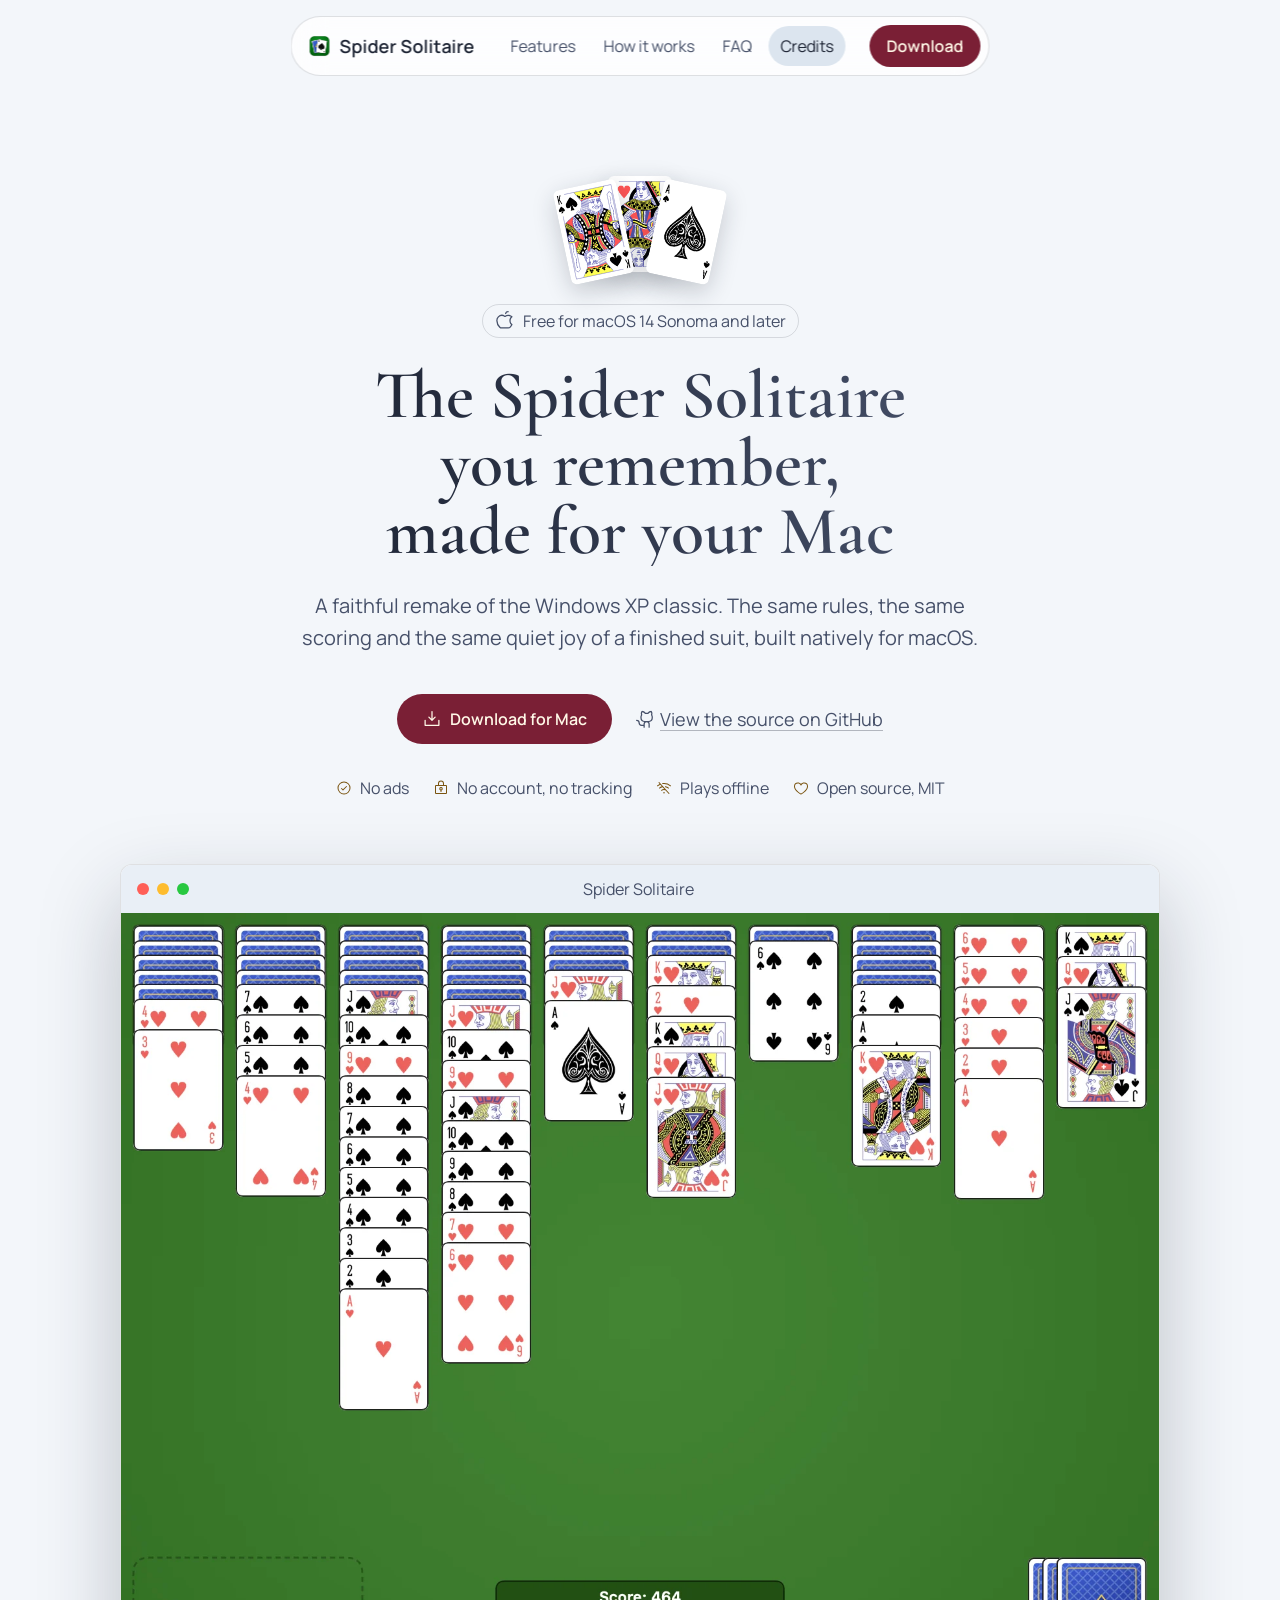
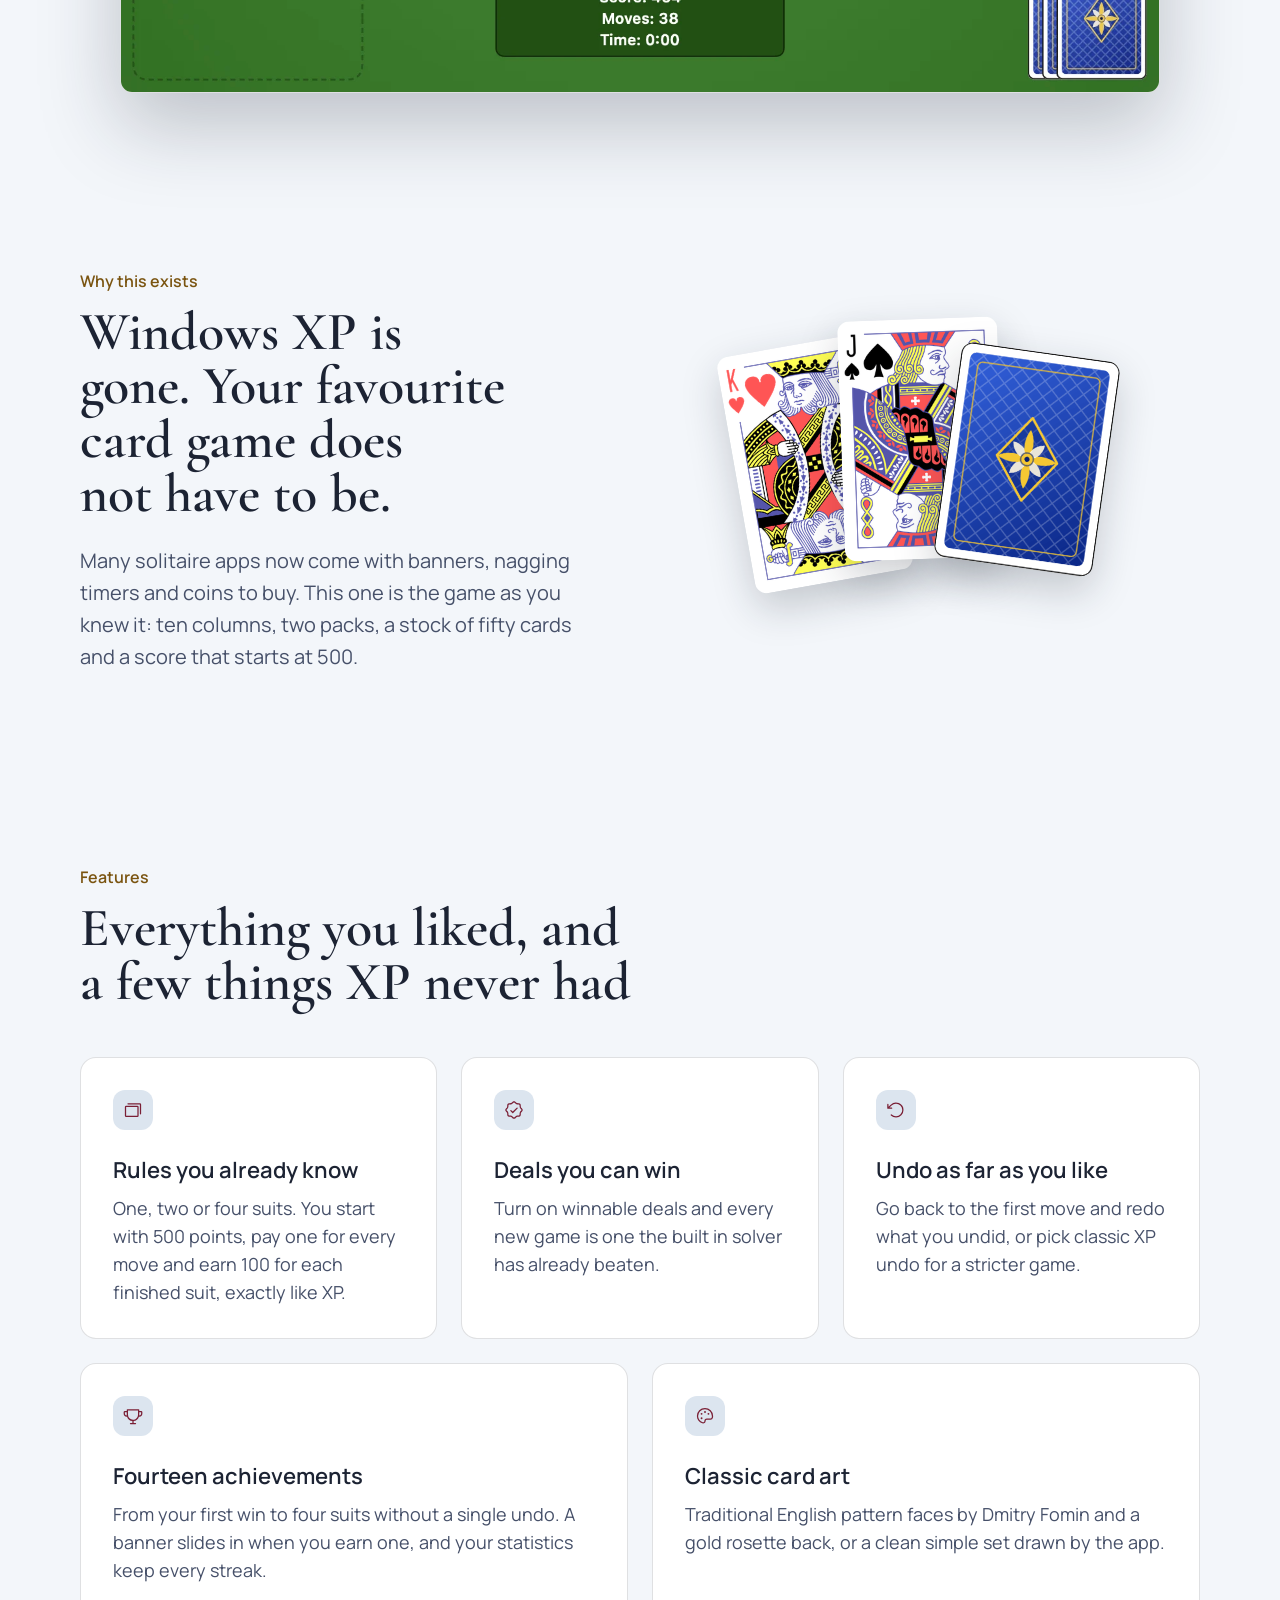
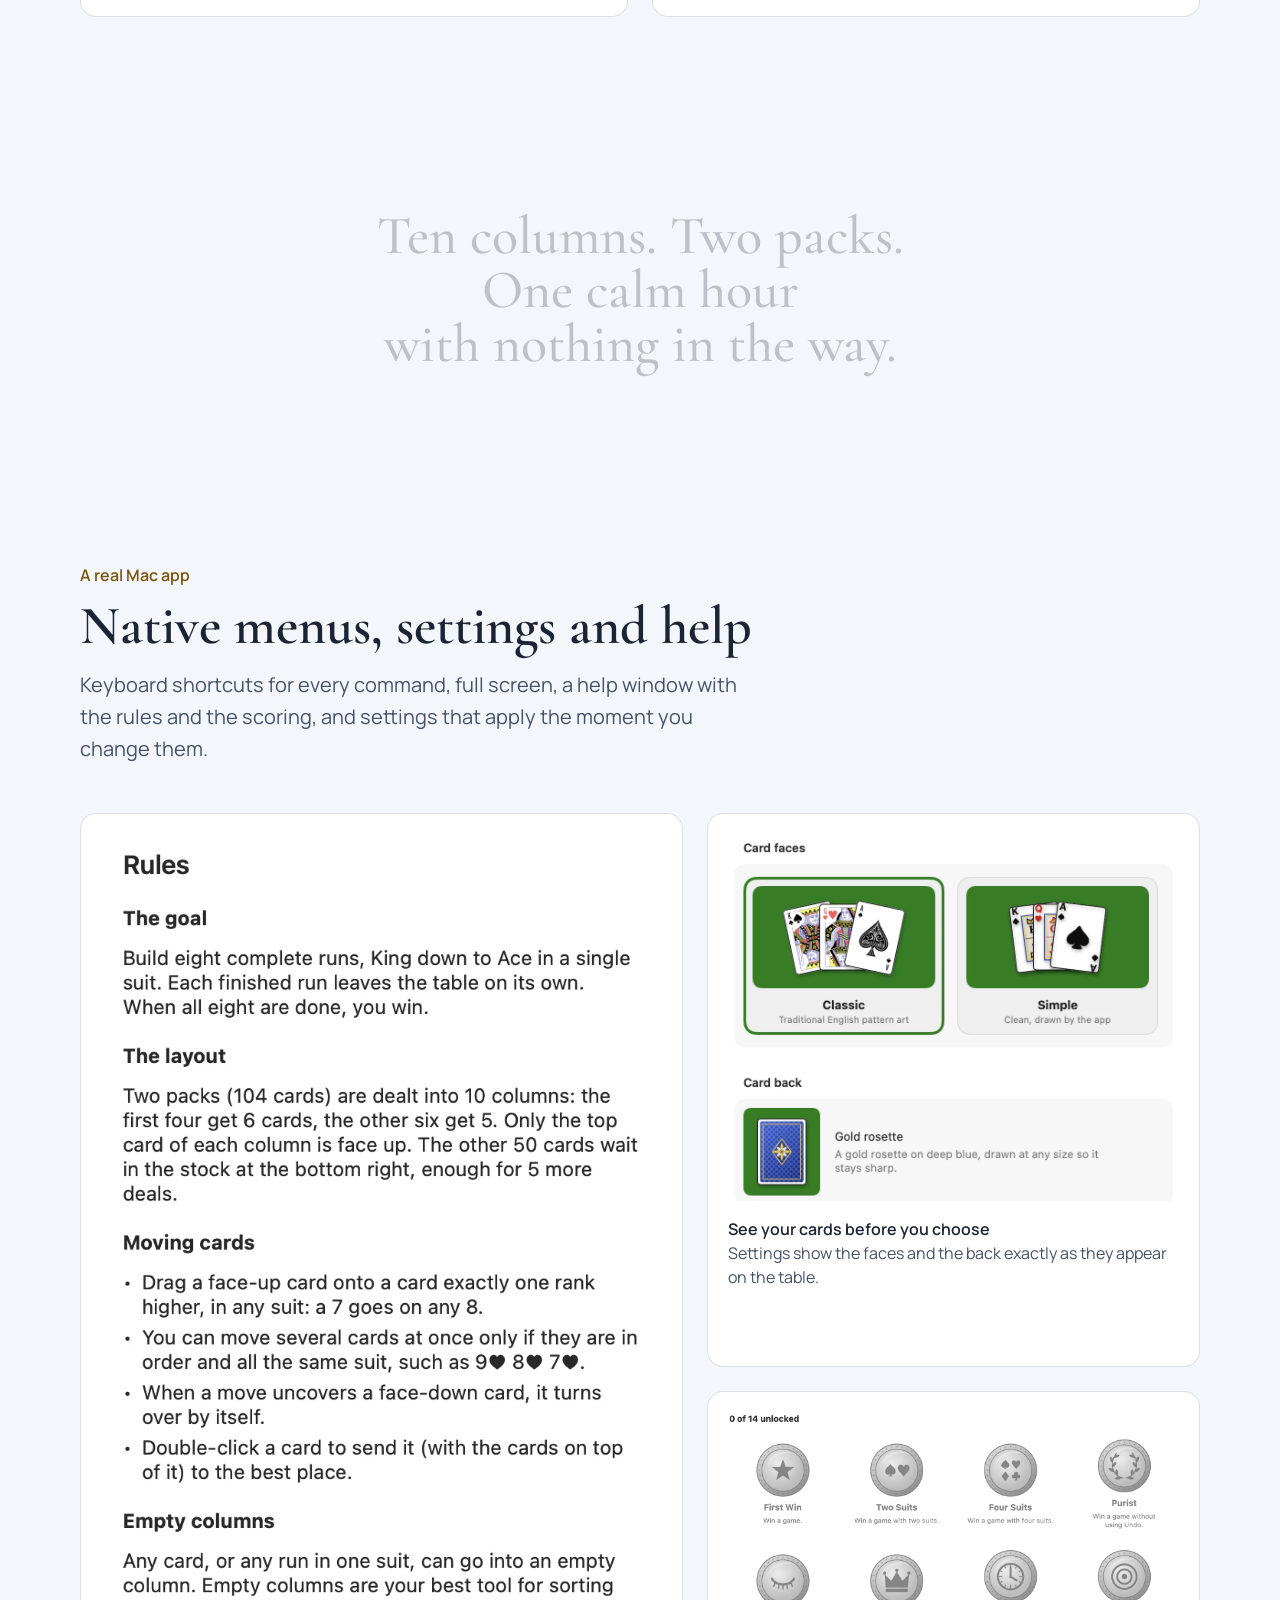
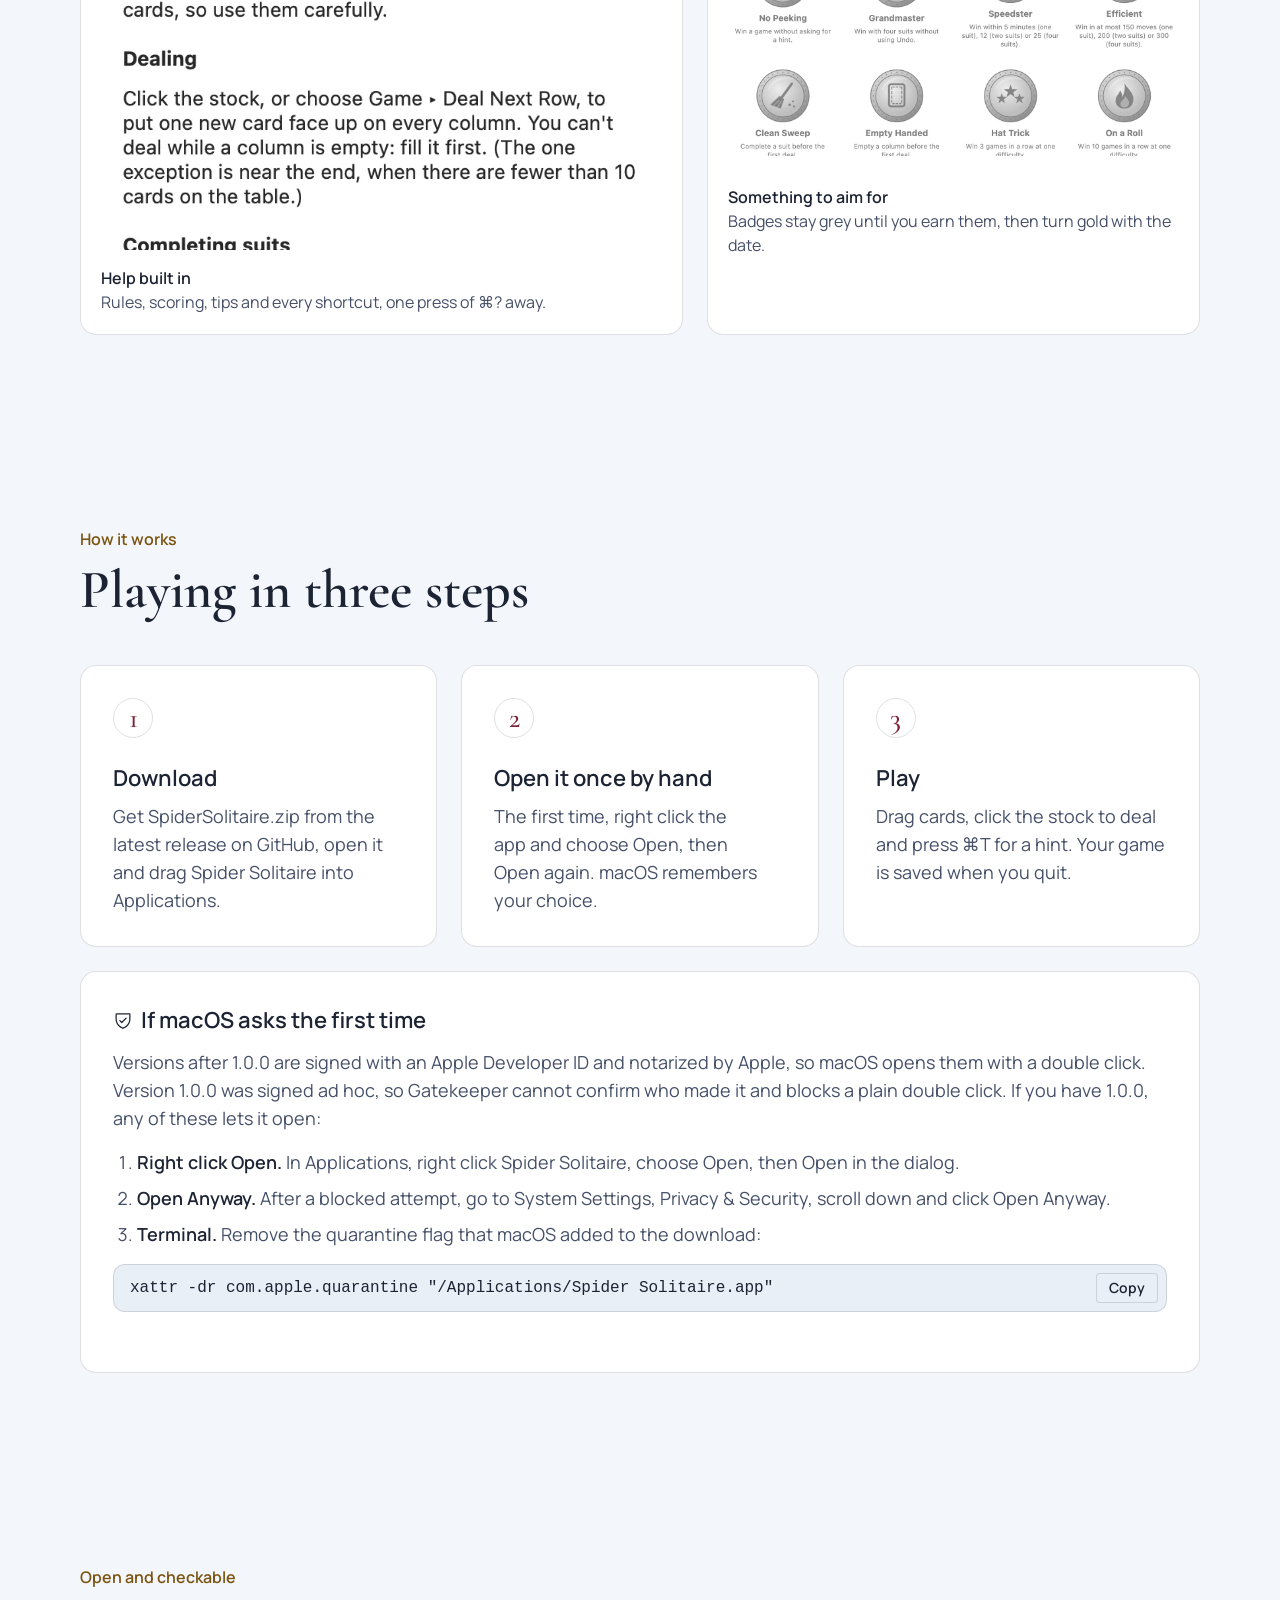
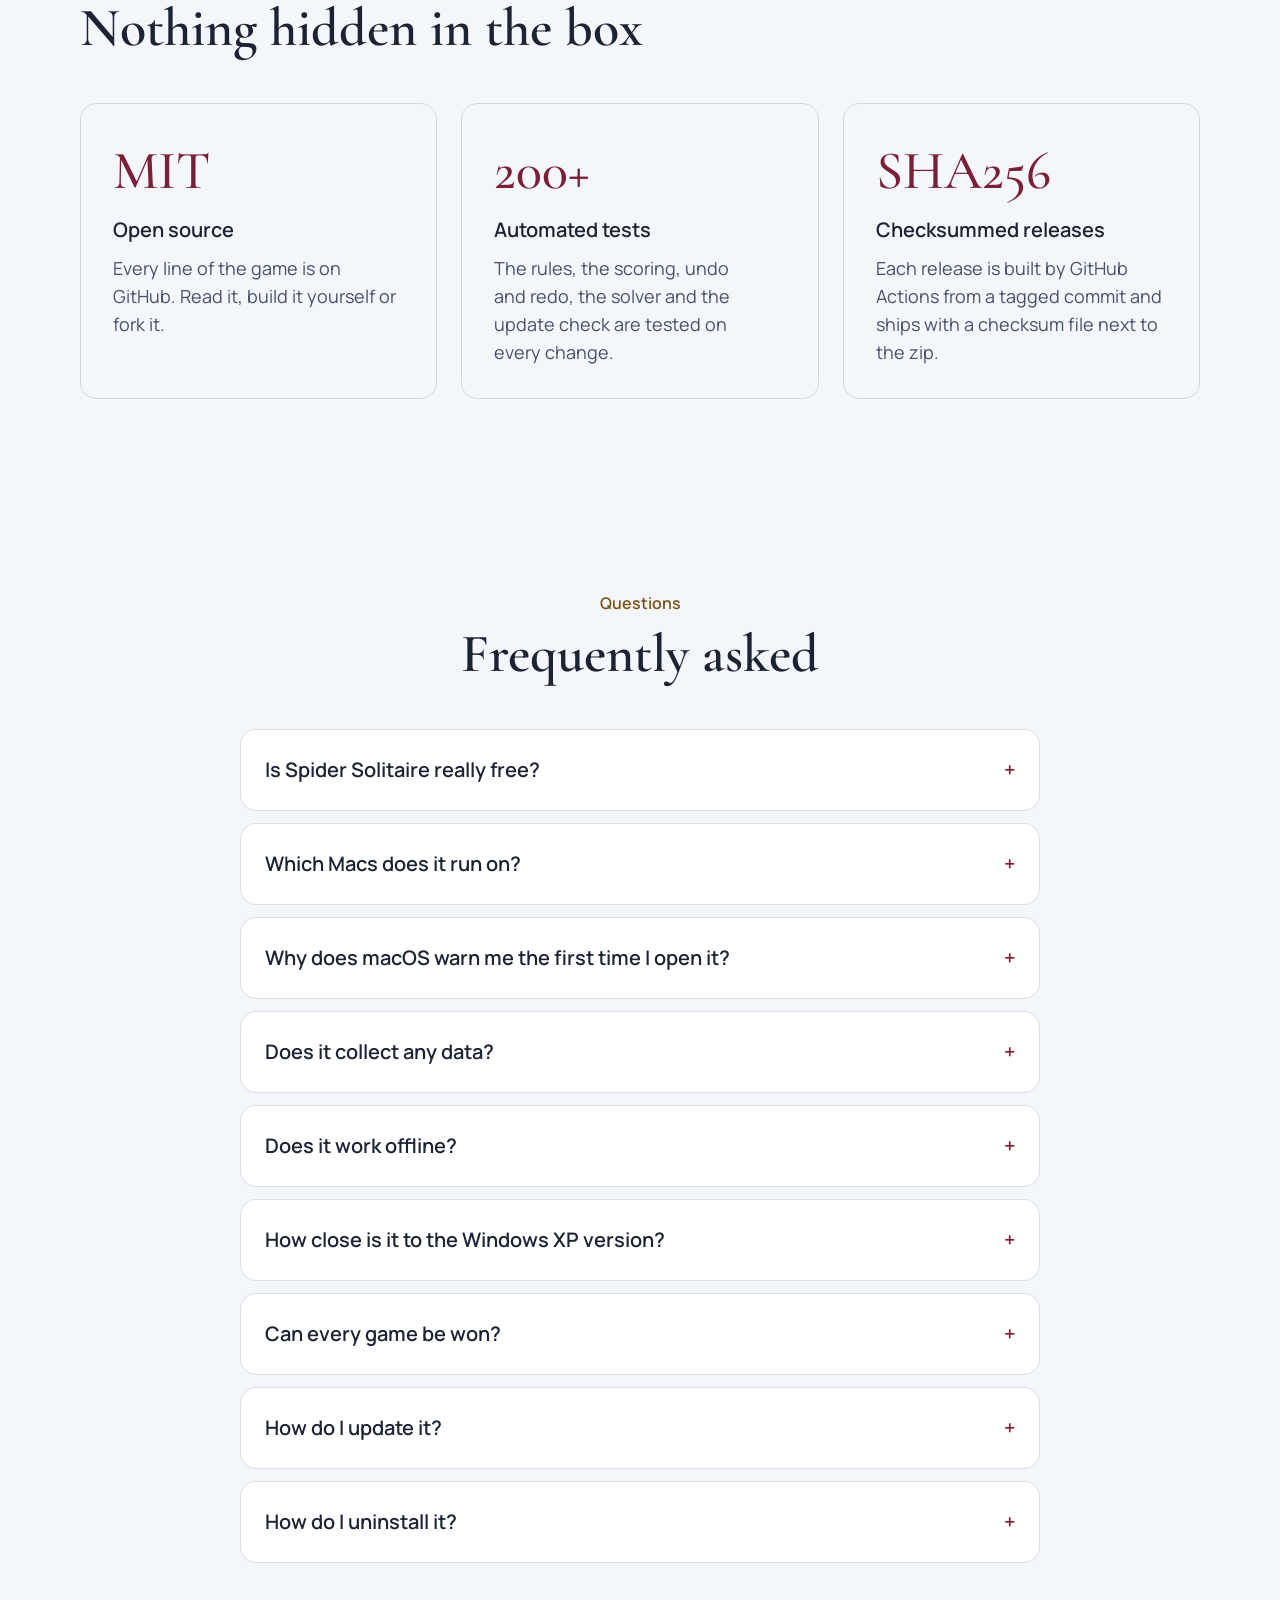
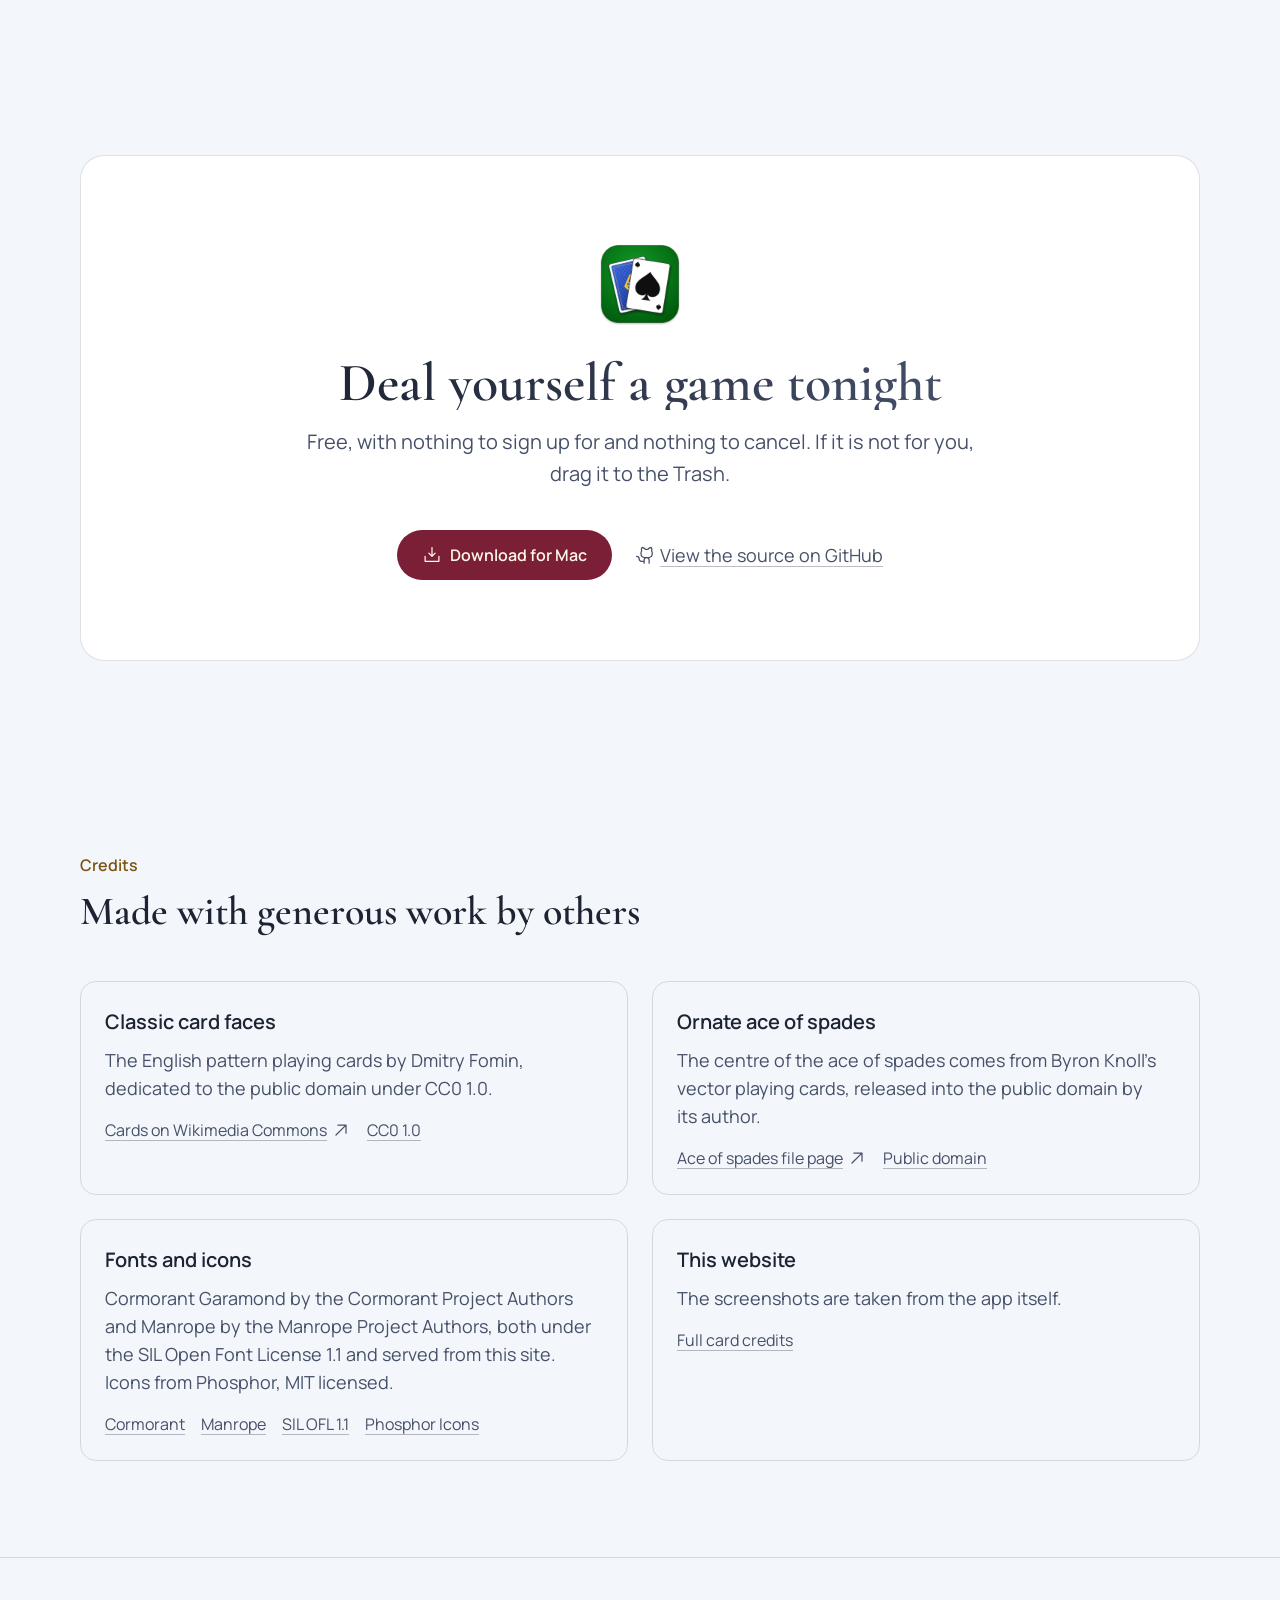
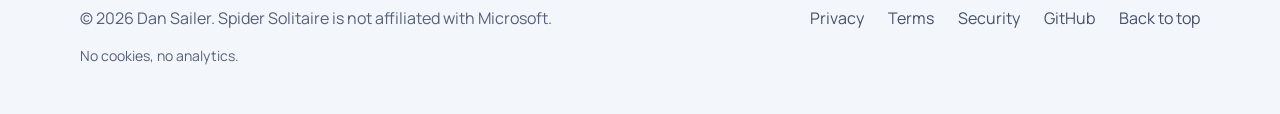
<file: docs/index.html>
<!doctype html>
<html lang="en" class="no-js">
<head>
<!--
  Spider Solitaire website.
  Static HTML and CSS with a little vanilla JS. Everything is served from this folder: no CDN,
  no web fonts from third parties, no trackers, no cookies.
-->
<meta charset="utf-8">
<meta name="viewport" content="width=device-width, initial-scale=1">
<title>Spider Solitaire for Mac: the Windows XP classic, free and native</title>
<meta name="description" content="A free, faithful remake of Windows XP Spider Solitaire for macOS 14 and later. One, two or four suits, classic scoring, unlimited undo, winnable deals and 14 achievements. No ads, no account.">
<link rel="canonical" href="https://dansailer.github.io/SpiderSolitaire/">
<meta name="theme-color" content="#F3F6FA">
<link rel="icon" href="assets/favicon.svg" type="image/svg+xml">
<link rel="icon" href="assets/favicon-32.png" sizes="32x32" type="image/png">
<link rel="apple-touch-icon" href="assets/icon-180.png">
<meta property="og:type" content="website">
<meta property="og:site_name" content="Spider Solitaire">
<meta property="og:title" content="Spider Solitaire for Mac: the Windows XP classic, free and native">
<meta property="og:description" content="Same rules, same scoring, built natively for macOS. Free and open source.">
<meta property="og:url" content="https://dansailer.github.io/SpiderSolitaire/">
<meta property="og:image" content="https://dansailer.github.io/SpiderSolitaire/assets/og-image.png">
<meta property="og:image:width" content="1200">
<meta property="og:image:height" content="630">
<meta property="og:image:alt" content="A game of Spider Solitaire with two suits in progress on green felt">
<meta name="twitter:card" content="summary_large_image">
<link rel="preload" href="fonts/cormorant-garamond/cormorant-garamond-latin-600-normal.woff2" as="font" type="font/woff2" crossorigin>
<link rel="preload" href="fonts/manrope/manrope-latin-wght-normal.woff2" as="font" type="font/woff2" crossorigin>
<link rel="stylesheet" href="site.css">
<script type="application/ld+json">
{
  "@context": "https://schema.org",
  "@type": "SoftwareApplication",
  "name": "Spider Solitaire",
  "applicationCategory": "GameApplication",
  "operatingSystem": "macOS 14 or later",
  "url": "https://dansailer.github.io/SpiderSolitaire/",
  "downloadUrl": "https://github.com/dansailer/SpiderSolitaire/releases/latest",
  "license": "https://opensource.org/license/mit",
  "image": "https://dansailer.github.io/SpiderSolitaire/assets/icon-512.png",
  "offers": { "@type": "Offer", "price": "0", "priceCurrency": "USD" }
}
</script>
<script type="application/ld+json">
{
  "@context": "https://schema.org",
  "@type": "FAQPage",
  "mainEntity": [
    {"@type": "Question", "name": "Is Spider Solitaire really free?", "acceptedAnswer": {"@type": "Answer", "text": "Yes. There are no ads, no purchases inside the app and no account. The source code is open under the MIT licence."}},
    {"@type": "Question", "name": "Which Macs does it run on?", "acceptedAnswer": {"@type": "Answer", "text": "Any Mac with macOS 14 Sonoma or later. The download is a universal app for Apple silicon and Intel Macs."}},
    {"@type": "Question", "name": "Why does macOS warn me the first time I open it?", "acceptedAnswer": {"@type": "Answer", "text": "Versions after 1.0.0 are signed with an Apple Developer ID and notarized by Apple, so they open with a double click. Version 1.0.0 was signed ad hoc, so Gatekeeper cannot check who made it: right click the app, choose Open, then confirm. You only do this once."}},
    {"@type": "Question", "name": "Does it collect any data?", "acceptedAnswer": {"@type": "Answer", "text": "No. The only network request is the optional update check, which reads the public list of releases on GitHub at most once a day. You can turn it off in Settings."}},
    {"@type": "Question", "name": "Does it work offline?", "acceptedAnswer": {"@type": "Answer", "text": "Yes. Everything runs on your Mac. Without a connection the update check simply waits for the next day."}},
    {"@type": "Question", "name": "How close is it to the Windows XP version?", "acceptedAnswer": {"@type": "Answer", "text": "The rules, the scoring, the dealing rule for empty columns, hints, statistics and the three difficulties all follow XP. Redo, winnable deals and achievements are new, and you can switch undo to the classic XP behaviour."}},
    {"@type": "Question", "name": "Can every game be won?", "acceptedAnswer": {"@type": "Answer", "text": "Not every random deal. Turn on Only deal winnable games and each new game is one the built in solver has already won."}},
    {"@type": "Question", "name": "How do I update it?", "acceptedAnswer": {"@type": "Answer", "text": "Choose Spider Solitaire, then Check for Updates. If a new version exists, Install downloads and checks it, and Restart to Update swaps it in and reopens the app. If the app can't replace itself, the download is saved to your Downloads folder instead."}},
    {"@type": "Question", "name": "How do I uninstall it?", "acceptedAnswer": {"@type": "Answer", "text": "Drag the app to the Trash. Your saved game and statistics live in the SpiderSolitaire folder inside Library, Application Support, which you can delete too."}}
  ]
}
</script>
</head>
<body>
<a class="skip-link" href="#main">Skip to content</a>

<nav class="nav" aria-label="Main">
  <a class="brand" href="./" aria-label="Spider Solitaire, home">
    <img src="assets/icon-180.png" alt="" width="24" height="24">
    <span>Spider Solitaire</span>
  </a>
  <ul class="nav-links text-sm">
    <li><a href="#features">Features</a></li>
    <li><a href="#how">How it works</a></li>
    <li><a href="#faq">FAQ</a></li>
    <li><a href="#credits">Credits</a></li>
  </ul>
  <a class="button button-primary" href="https://github.com/dansailer/SpiderSolitaire/releases/latest">Download</a>
  <button class="menu-toggle" type="button" aria-expanded="false" aria-controls="mobile-menu" aria-label="Open menu"><span></span><span></span></button>
</nav>
<div class="mobile-menu" id="mobile-menu" aria-hidden="true">
  <ul>
    <li><a href="#features">Features</a></li>
    <li><a href="#how">How it works</a></li>
    <li><a href="#faq">FAQ</a></li>
    <li><a href="#credits">Credits</a></li>
    <li><a class="button button-primary" href="https://github.com/dansailer/SpiderSolitaire/releases/latest">Download for Mac</a></li>
  </ul>
</div>

<main id="main">
  <header class="hero container">
    <div class="hero-fan" aria-hidden="true">
      <img src="assets/spades-king.png" alt="" width="64" height="96">
      <img src="assets/hearts-queen.png" alt="" width="64" height="96">
      <img src="assets/spades-ace.png" alt="" width="64" height="96">
    </div>
    <p class="eyebrow text-sm"><svg class="icon" aria-hidden="true"><use href="assets/icons.svg#i-apple-logo"/></svg>Free for macOS 14 Sonoma and later</p>
    <h1 class="serif text-6xl">The Spider Solitaire you remember,<br> made for your Mac</h1>
    <p class="subheading text-lg">A faithful remake of the Windows XP classic. The same rules, the same scoring and the same quiet joy of a finished suit, built natively for macOS.</p>
    <div class="cta-row">
      <a class="button button-primary button-large" href="https://github.com/dansailer/SpiderSolitaire/releases/latest">
        <svg class="icon" aria-hidden="true"><use href="assets/icons.svg#i-download-simple"/></svg>Download for Mac
      </a>
      <a class="text-link text-base" href="https://github.com/dansailer/SpiderSolitaire">
        <svg class="icon" aria-hidden="true"><use href="assets/icons.svg#i-github-logo"/></svg>View the source on GitHub
      </a>
    </div>
    <ul class="proof text-sm" aria-label="What you get">
      <li><svg class="icon" aria-hidden="true"><use href="assets/icons.svg#i-check-circle"/></svg>No ads</li>
      <li><svg class="icon" aria-hidden="true"><use href="assets/icons.svg#i-lock-key"/></svg>No account, no tracking</li>
      <li><svg class="icon" aria-hidden="true"><use href="assets/icons.svg#i-wifi-slash"/></svg>Plays offline</li>
      <li><svg class="icon" aria-hidden="true"><use href="assets/icons.svg#i-heart"/></svg>Open source, MIT</li>
    </ul>
    <div class="window">
      <div class="window-bar text-sm" aria-hidden="true"><i></i><i></i><i></i><span>Spider Solitaire</span></div>
      <div class="shot">
        <img src="assets/board.webp" width="1600" height="1200" fetchpriority="high"
             alt="Spider Solitaire on green felt: a two suit game 38 moves in, with runs of spades and hearts across ten columns, score 464 and the stock in the corner">
      </div>
    </div>
  </header>

  <section class="container reveal" aria-labelledby="story-title">
    <div class="story">
      <div>
        <span class="kicker text-sm">Why this exists</span>
        <h2 id="story-title" class="serif text-5xl">Windows XP is gone. Your favourite card game does not have to be.</h2>
        <p class="muted text-lg" style="margin-top: var(--s-300)">Many solitaire apps now come with banners, nagging timers and coins to buy. This one is the game as you knew it: ten columns, two packs, a stock of fifty cards and a score that starts at 500.</p>
      </div>
      <div class="story-cards" aria-hidden="true">
        <img src="assets/hearts-king.png" alt="" width="160" height="240">
        <img src="assets/spades-jack.png" alt="" width="160" height="240">
        <img src="assets/card-back.png" alt="" width="160" height="240">
      </div>
    </div>
  </section>

  <section id="features" class="container reveal" aria-labelledby="features-title">
    <div class="section-head">
      <span class="kicker text-sm">Features</span>
      <h2 id="features-title" class="serif text-5xl">Everything you liked, and a few things XP never had</h2>
    </div>
    <ul class="benefits">
      <li class="benefit">
        <span class="badge"><svg class="icon" aria-hidden="true"><use href="assets/icons.svg#i-cards"/></svg></span>
        <h3>Rules you already know</h3>
        <p>One, two or four suits. You start with 500 points, pay one for every move and earn 100 for each finished suit, exactly like XP.</p>
      </li>
      <li class="benefit">
        <span class="badge"><svg class="icon" aria-hidden="true"><use href="assets/icons.svg#i-seal-check"/></svg></span>
        <h3>Deals you can win</h3>
        <p>Turn on winnable deals and every new game is one the built in solver has already beaten.</p>
      </li>
      <li class="benefit">
        <span class="badge"><svg class="icon" aria-hidden="true"><use href="assets/icons.svg#i-arrow-counter-clockwise"/></svg></span>
        <h3>Undo as far as you like</h3>
        <p>Go back to the first move and redo what you undid, or pick classic XP undo for a stricter game.</p>
      </li>
      <li class="benefit">
        <span class="badge"><svg class="icon" aria-hidden="true"><use href="assets/icons.svg#i-trophy"/></svg></span>
        <h3>Fourteen achievements</h3>
        <p>From your first win to four suits without a single undo. A banner slides in when you earn one, and your statistics keep every streak.</p>
      </li>
      <li class="benefit">
        <span class="badge"><svg class="icon" aria-hidden="true"><use href="assets/icons.svg#i-palette"/></svg></span>
        <h3>Classic card art</h3>
        <p>Traditional English pattern faces by Dmitry Fomin and a gold rosette back, or a clean simple set drawn by the app.</p>
      </li>
    </ul>
  </section>

  <section class="tagline container" aria-label="In short">
    <p class="serif text-5xl" data-tagline>
      <span data-line>Ten columns. Two packs.</span><br>
      <span data-line>One calm hour</span><br>
      <span data-line>with nothing in the way.</span>
    </p>
  </section>

  <section class="container reveal" aria-labelledby="screens-title">
    <div class="section-head">
      <span class="kicker text-sm">A real Mac app</span>
      <h2 id="screens-title" class="serif text-5xl">Native menus, settings and help</h2>
      <p class="text-lg">Keyboard shortcuts for every command, full screen, a help window with the rules and the scoring, and settings that apply the moment you change them.</p>
    </div>
    <div class="gallery">
      <figure class="tall">
        <div class="shot"><img src="assets/help.webp" width="764" height="1344" loading="lazy"
             alt="The help window showing the rules: the goal, the layout, moving cards, empty columns and dealing"></div>
        <figcaption class="text-sm"><strong>Help built in</strong>Rules, scoring, tips and every shortcut, one press of ⌘? away.</figcaption>
      </figure>
      <figure>
        <div class="shot"><img src="assets/settings-appearance.webp" width="1040" height="830" loading="lazy"
             alt="Appearance settings with a live preview of the Classic and Simple card faces and the gold rosette card back"></div>
        <figcaption class="text-sm"><strong>See your cards before you choose</strong>Settings show the faces and the back exactly as they appear on the table.</figcaption>
      </figure>
      <figure>
        <div class="shot"><img src="assets/achievements.webp" width="1440" height="1120" loading="lazy"
             alt="The achievements window with badges such as First Win, Purist, Speedster and Hat Trick, all still locked"></div>
        <figcaption class="text-sm"><strong>Something to aim for</strong>Badges stay grey until you earn them, then turn gold with the date.</figcaption>
      </figure>
    </div>
  </section>

  <section id="how" class="container reveal" aria-labelledby="how-title">
    <div class="section-head">
      <span class="kicker text-sm">How it works</span>
      <h2 id="how-title" class="serif text-5xl">Playing in three steps</h2>
    </div>
    <ol class="steps">
      <li class="step">
        <span class="step-number" aria-hidden="true">1</span>
        <h3>Download</h3>
        <p>Get SpiderSolitaire.zip from the latest release on GitHub, open it and drag Spider Solitaire into Applications.</p>
      </li>
      <li class="step">
        <span class="step-number" aria-hidden="true">2</span>
        <h3>Open it once by hand</h3>
        <p>The first time, right click the app and choose Open, then Open again. macOS remembers your choice.</p>
      </li>
      <li class="step">
        <span class="step-number" aria-hidden="true">3</span>
        <h3>Play</h3>
        <p>Drag cards, click the stock to deal and press ⌘T for a hint. Your game is saved when you quit.</p>
      </li>
    </ol>
    <div class="gatekeeper" id="first-launch">
      <h3><svg class="icon" aria-hidden="true"><use href="assets/icons.svg#i-shield-check"/></svg>If macOS asks the first time</h3>
      <p class="muted" style="margin-top: var(--s-100)">Versions after 1.0.0 are signed with an Apple Developer ID and notarized by Apple, so macOS opens them with a double click. Version 1.0.0 was signed ad hoc, so Gatekeeper cannot confirm who made it and blocks a plain double click. If you have 1.0.0, any of these lets it open:</p>
      <ol class="text-base">
        <li><strong>Right click Open.</strong> In Applications, right click Spider Solitaire, choose Open, then Open in the dialog.</li>
        <li><strong>Open Anyway.</strong> After a blocked attempt, go to System Settings, Privacy &amp; Security, scroll down and click Open Anyway.</li>
        <li><strong>Terminal.</strong> Remove the quarantine flag that macOS added to the download:</li>
      </ol>
      <div class="code">
        <code id="xattr-command">xattr -dr com.apple.quarantine "/Applications/Spider Solitaire.app"</code>
        <button class="copy" type="button" data-copy="xattr-command" aria-describedby="copy-status">Copy</button>
      </div>
      <p class="copy-status text-sm" id="copy-status" role="status" aria-live="polite"></p>
    </div>
  </section>

  <section class="container reveal" aria-labelledby="open-title">
    <div class="section-head">
      <span class="kicker text-sm">Open and checkable</span>
      <h2 id="open-title" class="serif text-5xl">Nothing hidden in the box</h2>
    </div>
    <div class="facts">
      <div class="fact">
        <p class="value">MIT</p>
        <h3>Open source</h3>
        <p>Every line of the game is on GitHub. Read it, build it yourself or fork it.</p>
      </div>
      <div class="fact">
        <p class="value">200+</p>
        <h3>Automated tests</h3>
        <p>The rules, the scoring, undo and redo, the solver and the update check are tested on every change.</p>
      </div>
      <div class="fact">
        <p class="value">SHA256</p>
        <h3>Checksummed releases</h3>
        <p>Each release is built by GitHub Actions from a tagged commit and ships with a checksum file next to the zip.</p>
      </div>
    </div>
  </section>

  <section id="faq" class="container reveal" aria-labelledby="faq-title">
    <div class="section-head center">
      <span class="kicker text-sm">Questions</span>
      <h2 id="faq-title" class="serif text-5xl">Frequently asked</h2>
    </div>
    <div class="faq">
      <details><summary>Is Spider Solitaire really free?</summary><p>Yes. There are no ads, no purchases inside the app and no account. The source code is open under the MIT licence.</p></details>
      <details><summary>Which Macs does it run on?</summary><p>Any Mac with macOS 14 Sonoma or later. The download is a universal app for Apple silicon and Intel Macs.</p></details>
      <details><summary>Why does macOS warn me the first time I open it?</summary><p>Versions after 1.0.0 are signed with an Apple Developer ID and notarized by Apple, so they open with a double click. Version 1.0.0 was signed ad hoc, so Gatekeeper cannot check who made it: right click the app, choose Open, then confirm. You only do this once. <a class="text-link" href="#first-launch">More ways to open it</a></p></details>
      <details><summary>Does it collect any data?</summary><p>No. The only network request is the optional update check, which reads the public list of releases on GitHub at most once a day. You can turn it off in Settings, General.</p></details>
      <details><summary>Does it work offline?</summary><p>Yes. Everything runs on your Mac. Without a connection the update check simply waits for the next day.</p></details>
      <details><summary>How close is it to the Windows XP version?</summary><p>The rules, the scoring, the dealing rule for empty columns, hints, statistics and the three difficulties all follow XP. Redo, winnable deals and achievements are new, and you can switch undo to the classic XP behaviour.</p></details>
      <details><summary>Can every game be won?</summary><p>Not every random deal. Turn on Only deal winnable games and each new game is one the built in solver has already won.</p></details>
      <details><summary>How do I update it?</summary><p>Choose Spider Solitaire, then Check for Updates. If a new version exists, Install downloads and checks it, and Restart to Update swaps it in and reopens the app. If the app can't replace itself, the download is saved to your Downloads folder instead.</p></details>
      <details><summary>How do I uninstall it?</summary><p>Drag the app to the Trash. Your saved game and statistics live in the SpiderSolitaire folder inside Library, Application Support, which you can delete too.</p></details>
    </div>
  </section>

  <section class="final container reveal" aria-labelledby="final-title">
    <div class="final-card">
      <img src="assets/icon-512.png" alt="Spider Solitaire app icon: an ace of spades over a blue card back on green felt" width="96" height="96" loading="lazy">
      <h2 id="final-title" class="serif text-5xl gradient-text">Deal yourself a game tonight</h2>
      <p class="text-lg">Free, with nothing to sign up for and nothing to cancel. If it is not for you, drag it to the Trash.</p>
      <div class="cta-row">
        <a class="button button-primary button-large" href="https://github.com/dansailer/SpiderSolitaire/releases/latest">
          <svg class="icon" aria-hidden="true"><use href="assets/icons.svg#i-download-simple"/></svg>Download for Mac
        </a>
        <a class="text-link text-base" href="https://github.com/dansailer/SpiderSolitaire">
          <svg class="icon" aria-hidden="true"><use href="assets/icons.svg#i-github-logo"/></svg>View the source on GitHub
        </a>
      </div>
    </div>
  </section>

  <section id="credits" class="container reveal" aria-labelledby="credits-title">
    <div class="section-head">
      <span class="kicker text-sm">Credits</span>
      <h2 id="credits-title" class="serif text-4xl">Made with generous work by others</h2>
    </div>
    <ul class="credits">
      <li class="credit">
        <h3>Classic card faces</h3>
        <p>The English pattern playing cards by Dmitry Fomin, dedicated to the public domain under CC0 1.0.</p>
        <p class="links text-sm">
          <a class="text-link" href="https://commons.wikimedia.org/wiki/Category:SVG_English_pattern_playing_cards">Cards on Wikimedia Commons<svg class="icon" aria-hidden="true"><use href="assets/icons.svg#i-arrow-up-right"/></svg></a>
          <a class="text-link" href="https://creativecommons.org/publicdomain/zero/1.0/">CC0 1.0</a>
        </p>
      </li>
      <li class="credit">
        <h3>Ornate ace of spades</h3>
        <p>The centre of the ace of spades comes from Byron Knoll's vector playing cards, released into the public domain by its author.</p>
        <p class="links text-sm">
          <a class="text-link" href="https://commons.wikimedia.org/wiki/File:Ace_of_spades.svg">Ace of spades file page<svg class="icon" aria-hidden="true"><use href="assets/icons.svg#i-arrow-up-right"/></svg></a>
          <a class="text-link" href="https://en.wikipedia.org/wiki/Public_domain">Public domain</a>
        </p>
      </li>
      <li class="credit">
        <h3>Fonts and icons</h3>
        <p>Cormorant Garamond by the Cormorant Project Authors and Manrope by the Manrope Project Authors, both under the SIL Open Font License 1.1 and served from this site. Icons from Phosphor, MIT licensed.</p>
        <p class="links text-sm">
          <a class="text-link" href="https://github.com/CatharsisFonts/Cormorant">Cormorant</a>
          <a class="text-link" href="https://github.com/sharanda/manrope">Manrope</a>
          <a class="text-link" href="https://openfontlicense.org/">SIL OFL 1.1</a>
          <a class="text-link" href="https://phosphoricons.com/">Phosphor Icons</a>
        </p>
      </li>
      <li class="credit">
        <h3>This website</h3>
        <p>The screenshots are taken from the app itself.</p>
        <p class="links text-sm">
          <a class="text-link" href="https://github.com/dansailer/SpiderSolitaire/blob/main/Sources/SpiderSolitaire/Resources/Cards/CREDITS.md">Full card credits</a>
        </p>
      </li>
    </ul>
  </section>
</main>

<footer>
  <div class="container">
    <div class="footer-row text-sm">
      <p>© 2026 Dan Sailer. Spider Solitaire is not affiliated with Microsoft.</p>
      <ul>
        <li><a href="privacy.html">Privacy</a></li>
        <li><a href="terms.html">Terms</a></li>
        <li><a href="https://github.com/dansailer/SpiderSolitaire/security/policy">Security</a></li>
        <li><a href="https://github.com/dansailer/SpiderSolitaire">GitHub</a></li>
        <li><a href="#main">Back to top</a></li>
      </ul>
    </div>
    <p class="note text-xs">No cookies, no analytics.</p>
  </div>
</footer>
<script src="site.js" defer></script>
</body>
</html>
</file>
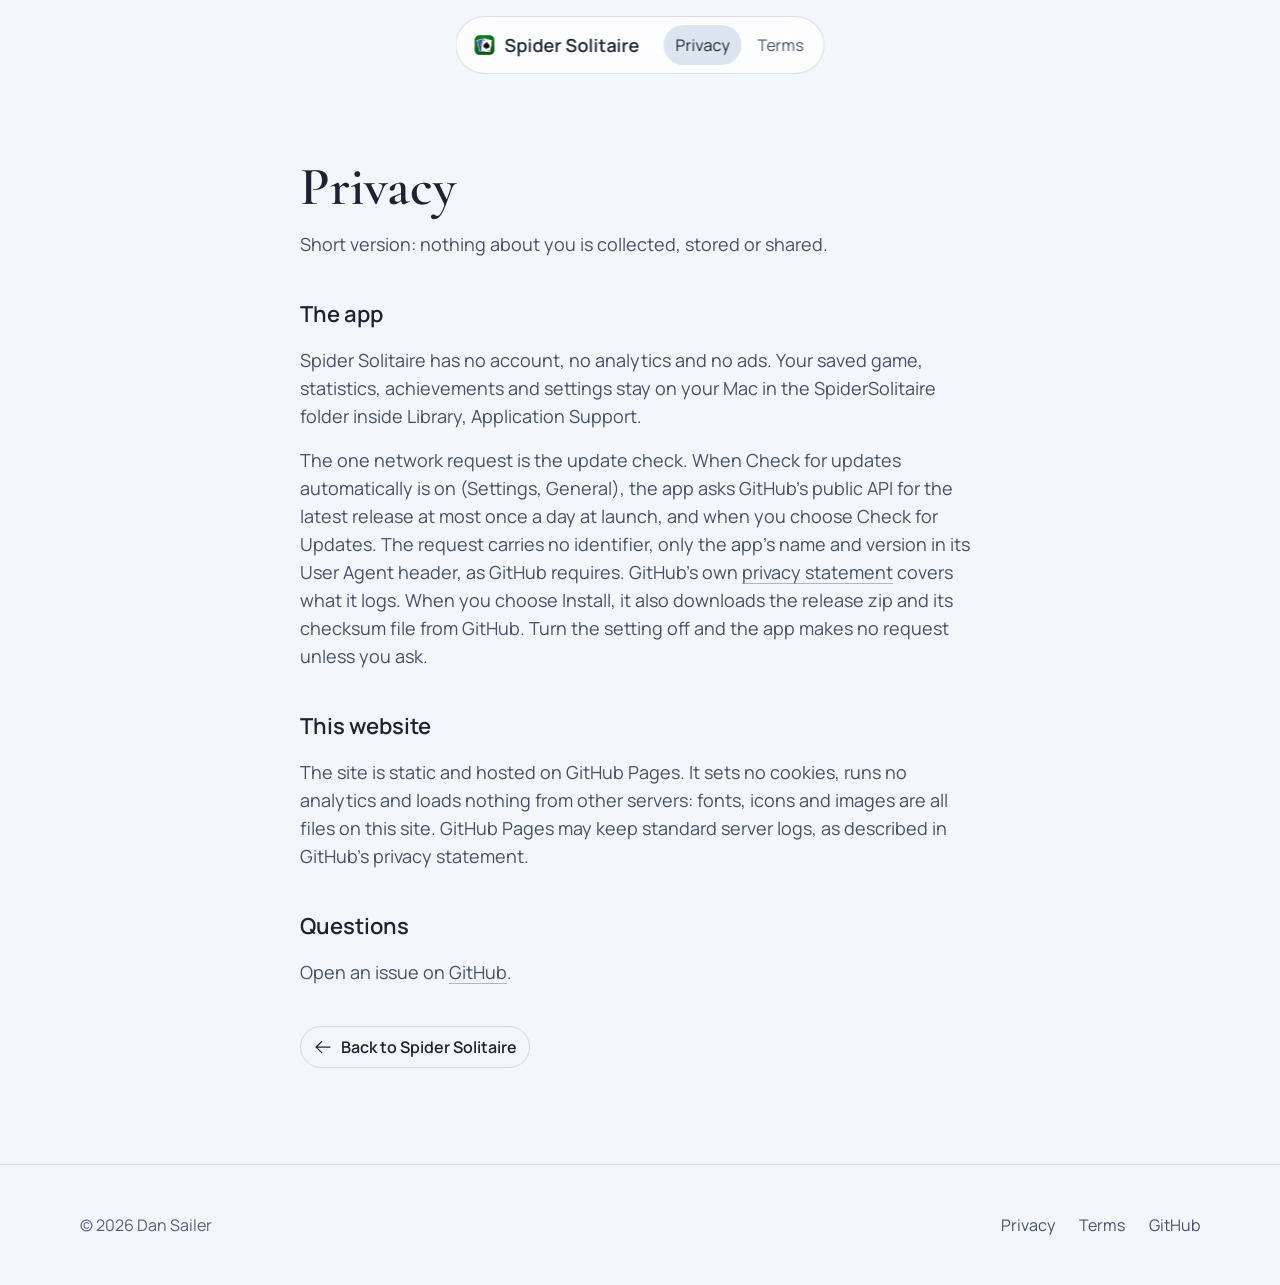
<file: docs/privacy.html>
<!doctype html>
<html lang="en" class="no-js">
<head>
<meta charset="utf-8">
<meta name="viewport" content="width=device-width, initial-scale=1">
<title>Privacy: Spider Solitaire</title>
<meta name="description" content="What Spider Solitaire and its website collect: nothing.">
<link rel="canonical" href="https://dansailer.github.io/SpiderSolitaire/privacy.html">
<meta name="theme-color" content="#F3F6FA">
<link rel="icon" href="assets/favicon.svg" type="image/svg+xml">
<link rel="icon" href="assets/favicon-32.png" sizes="32x32" type="image/png">
<link rel="apple-touch-icon" href="assets/icon-180.png">
<meta property="og:title" content="Privacy: Spider Solitaire">
<meta property="og:description" content="What Spider Solitaire and its website collect: nothing.">
<meta property="og:image" content="https://dansailer.github.io/SpiderSolitaire/assets/og-image.png">
<link rel="stylesheet" href="site.css">
</head>
<body>
<a class="skip-link" href="#main">Skip to content</a>
<nav class="nav" aria-label="Main">
  <a class="brand" href="" aria-label="Spider Solitaire, home">
    <img src="assets/icon-180.png" alt="" width="24" height="24">
    <span>Spider Solitaire</span>
  </a>
  <ul class="nav-links text-sm" style="display:flex">
    <li><a href="privacy.html" aria-current="page">Privacy</a></li>
    <li><a href="terms.html">Terms</a></li>
  </ul>
</nav>
<main id="main" class="page container">
<article>
<h1>Privacy</h1>
<p>Short version: nothing about you is collected, stored or shared.</p>
<h2>The app</h2>
<p>Spider Solitaire has no account, no analytics and no ads. Your saved game, statistics, achievements and settings stay on your Mac in the SpiderSolitaire folder inside Library, Application Support.</p>
<p>The one network request is the update check. When Check for updates automatically is on (Settings, General), the app asks GitHub's public API for the latest release at most once a day at launch, and when you choose Check for Updates. The request carries no identifier, only the app's name and version in its User Agent header, as GitHub requires. GitHub's own <a class="text-link" href="https://docs.github.com/site-policy/privacy-policies/github-general-privacy-statement">privacy statement</a> covers what it logs. When you choose Install, it also downloads the release zip and its checksum file from GitHub. Turn the setting off and the app makes no request unless you ask.</p>
<h2>This website</h2>
<p>The site is static and hosted on GitHub Pages. It sets no cookies, runs no analytics and loads nothing from other servers: fonts, icons and images are all files on this site. GitHub Pages may keep standard server logs, as described in GitHub's privacy statement.</p>
<h2>Questions</h2>
<p>Open an issue on <a class="text-link" href="https://github.com/dansailer/SpiderSolitaire/issues">GitHub</a>.</p>
<p class="back"><a class="button button-ghost" href=""><svg class="icon" aria-hidden="true"><use href="assets/icons.svg#i-arrow-left"/></svg>Back to Spider Solitaire</a></p>
</article>
</main>
<footer>
  <div class="container footer-row text-sm">
    <p>© 2026 Dan Sailer</p>
    <ul>
      <li><a href="privacy.html">Privacy</a></li>
      <li><a href="terms.html">Terms</a></li>
      <li><a href="https://github.com/dansailer/SpiderSolitaire">GitHub</a></li>
    </ul>
  </div>
</footer>
<script src="site.js" defer></script>
</body>
</html>
</file>
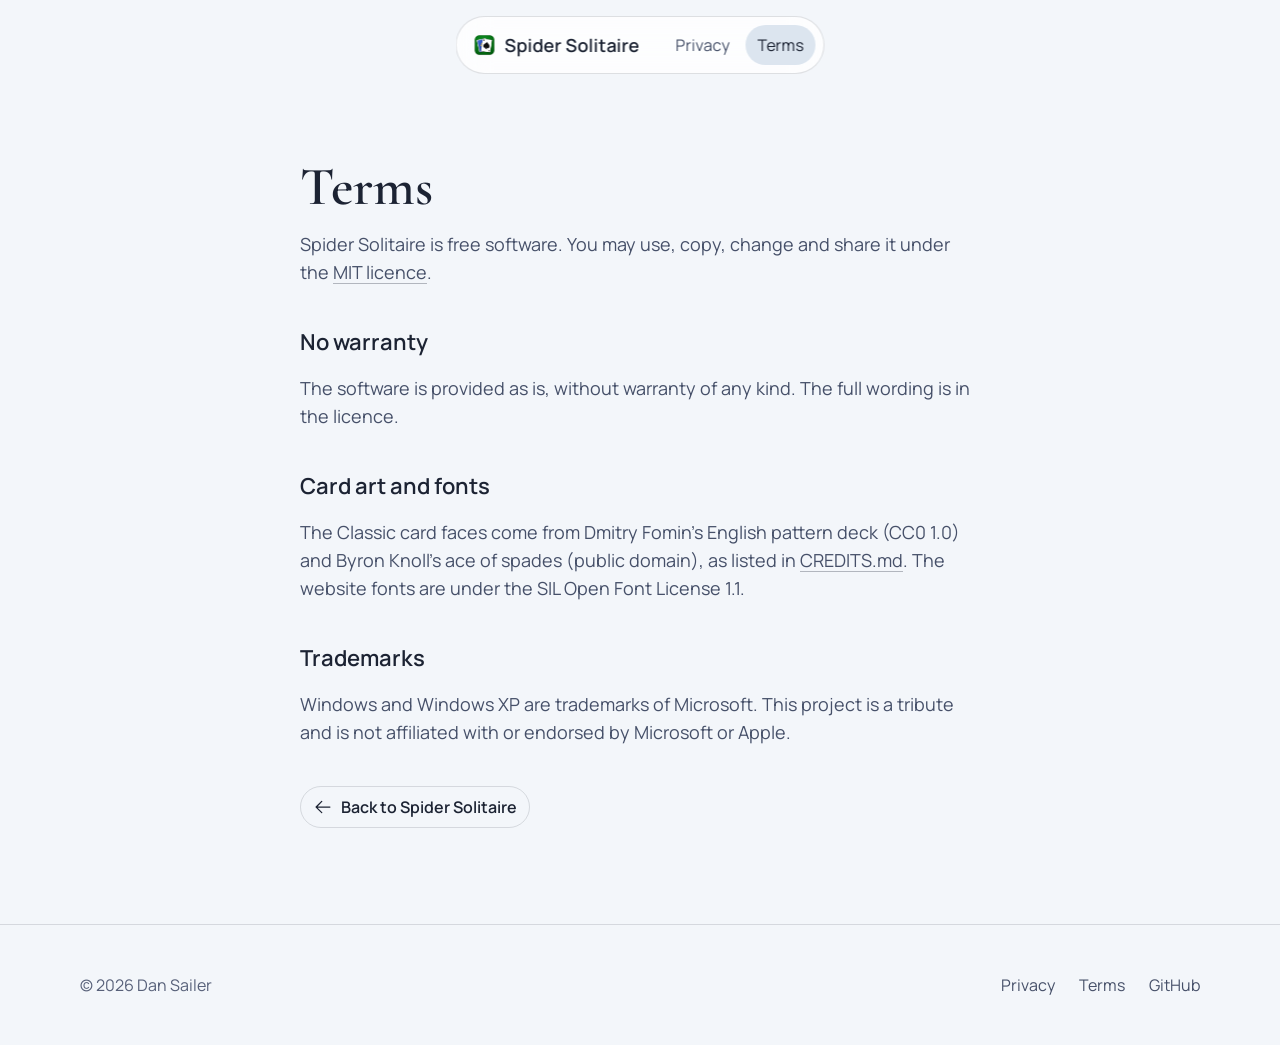
<file: docs/terms.html>
<!doctype html>
<html lang="en" class="no-js">
<head>
<meta charset="utf-8">
<meta name="viewport" content="width=device-width, initial-scale=1">
<title>Terms: Spider Solitaire</title>
<meta name="description" content="Spider Solitaire is free software under the MIT licence.">
<link rel="canonical" href="https://dansailer.github.io/SpiderSolitaire/terms.html">
<meta name="theme-color" content="#F3F6FA">
<link rel="icon" href="assets/favicon.svg" type="image/svg+xml">
<link rel="icon" href="assets/favicon-32.png" sizes="32x32" type="image/png">
<link rel="apple-touch-icon" href="assets/icon-180.png">
<meta property="og:title" content="Terms: Spider Solitaire">
<meta property="og:description" content="Spider Solitaire is free software under the MIT licence.">
<meta property="og:image" content="https://dansailer.github.io/SpiderSolitaire/assets/og-image.png">
<link rel="stylesheet" href="site.css">
</head>
<body>
<a class="skip-link" href="#main">Skip to content</a>
<nav class="nav" aria-label="Main">
  <a class="brand" href="" aria-label="Spider Solitaire, home">
    <img src="assets/icon-180.png" alt="" width="24" height="24">
    <span>Spider Solitaire</span>
  </a>
  <ul class="nav-links text-sm" style="display:flex">
    <li><a href="privacy.html">Privacy</a></li>
    <li><a href="terms.html" aria-current="page">Terms</a></li>
  </ul>
</nav>
<main id="main" class="page container">
<article>
<h1>Terms</h1>
<p>Spider Solitaire is free software. You may use, copy, change and share it under the <a class="text-link" href="https://github.com/dansailer/SpiderSolitaire/blob/main/LICENSE">MIT licence</a>.</p>
<h2>No warranty</h2>
<p>The software is provided as is, without warranty of any kind. The full wording is in the licence.</p>
<h2>Card art and fonts</h2>
<p>The Classic card faces come from Dmitry Fomin's English pattern deck (CC0 1.0) and Byron Knoll's ace of spades (public domain), as listed in <a class="text-link" href="https://github.com/dansailer/SpiderSolitaire/blob/main/Sources/SpiderSolitaire/Resources/Cards/CREDITS.md">CREDITS.md</a>. The website fonts are under the SIL Open Font License 1.1.</p>
<h2>Trademarks</h2>
<p>Windows and Windows XP are trademarks of Microsoft. This project is a tribute and is not affiliated with or endorsed by Microsoft or Apple.</p>
<p class="back"><a class="button button-ghost" href=""><svg class="icon" aria-hidden="true"><use href="assets/icons.svg#i-arrow-left"/></svg>Back to Spider Solitaire</a></p>
</article>
</main>
<footer>
  <div class="container footer-row text-sm">
    <p>© 2026 Dan Sailer</p>
    <ul>
      <li><a href="privacy.html">Privacy</a></li>
      <li><a href="terms.html">Terms</a></li>
      <li><a href="https://github.com/dansailer/SpiderSolitaire">GitHub</a></li>
    </ul>
  </div>
</footer>
<script src="site.js" defer></script>
</body>
</html>
</file>
<file: docs/site.css>
/* Spider Solitaire website. Sizes, spaces and radii come from the token tables below: a type
   scale one step up from Tailwind's (18px body text), its spacing table and its radii. */

@font-face {
  font-family: "Cormorant Garamond";
  src: url("fonts/cormorant-garamond/cormorant-garamond-latin-500-normal.woff2") format("woff2");
  font-weight: 500; font-style: normal; font-display: swap;
  unicode-range: U+0000-00FF, U+0131, U+0152-0153, U+02BB-02BC, U+02C6, U+02DA, U+02DC, U+0304, U+0308, U+0329, U+2000-206F, U+20AC, U+2122, U+2191, U+2193, U+2212, U+2215, U+FEFF, U+FFFD;
}
@font-face {
  font-family: "Cormorant Garamond";
  src: url("fonts/cormorant-garamond/cormorant-garamond-latin-600-normal.woff2") format("woff2");
  font-weight: 600; font-style: normal; font-display: swap;
  unicode-range: U+0000-00FF, U+0131, U+0152-0153, U+02BB-02BC, U+02C6, U+02DA, U+02DC, U+0304, U+0308, U+0329, U+2000-206F, U+20AC, U+2122, U+2191, U+2193, U+2212, U+2215, U+FEFF, U+FFFD;
}
@font-face {
  font-family: "Manrope";
  src: url("fonts/manrope/manrope-latin-wght-normal.woff2") format("woff2-variations");
  font-weight: 200 800; font-style: normal; font-display: swap;
  unicode-range: U+0000-00FF, U+0131, U+0152-0153, U+02BB-02BC, U+02C6, U+02DA, U+02DC, U+0304, U+0308, U+0329, U+2000-206F, U+20AC, U+2122, U+2191, U+2193, U+2212, U+2215, U+FEFF, U+FFFD;
}

:root {
  /* Spacing */
  --s-25: 2px; --s-50: 4px; --s-75: 8px; --s-100: 12px; --s-200: 16px; --s-300: 24px;
  --s-400: 32px; --s-500: 40px; --s-600: 48px; --s-700: 64px; --s-800: 80px; --s-900: 96px;
  /* Radius (Tailwind) */
  --r-sm: 4px; --r-md: 6px; --r-lg: 8px; --r-xl: 12px; --r-2xl: 16px; --r-3xl: 24px; --r-full: 9999px;
  /* Colour: "Card Back Sky", off-white and burgundy like the classic card back. Every text colour
     meets WCAG AA (4.5:1) on --bg and the surfaces; the gold is for decoration only. */
  --bg: #F3F6FA; --surface: #FFFFFF; --surface-2: #E9EFF6; --surface-3: #DCE5EF;
  --text: #1C2333; --muted: #465069; --faint: #576079;
  --line: rgba(28, 35, 51, 0.14);
  --accent: #7A1F35; --accent-hover: #62182A; --on-accent: #FFF8E7; --accent-text: #7A1F35;
  --felt-text: #7A5410; --accent-line: rgba(200, 150, 46, 0.55);
  --nav-bg: rgba(255, 255, 255, 0.8); --menu-bg: rgba(243, 246, 250, 0.96);
  --link-underline: rgba(28, 35, 51, 0.3); --heading-from: #1C2333; --heading-to: #465069;
  --word-dim: rgba(28, 35, 51, 0.25); --code-bg: #E9EFF6;
  --card-shadow: rgba(28, 35, 51, 0.22); --shot-shadow: rgba(28, 35, 51, 0.25);
  /* Motion */
  --ease: cubic-bezier(0.22, 1, 0.36, 1);
  --serif: "Cormorant Garamond", "Iowan Old Style", "Palatino", Georgia, serif;
  --sans: "Manrope", ui-sans-serif, system-ui, -apple-system, "Segoe UI", sans-serif;
  --mono: ui-monospace, "SF Mono", Menlo, Consolas, monospace;
  color-scheme: light;
}

*, *::before, *::after { box-sizing: border-box; }
html { scroll-behavior: smooth; scroll-padding-top: var(--s-900); }
body {
  margin: 0; background: var(--bg); color: var(--text);
  font-family: var(--sans); font-size: 18px; line-height: 28px;
  -webkit-font-smoothing: antialiased; text-rendering: optimizeLegibility;
}
img { max-width: 100%; height: auto; display: block; }
a { color: inherit; }
p, li, dd { text-wrap: pretty; }
h1, h2, h3 { text-wrap: balance; margin: 0; font-weight: 600; }
p { margin: 0; }
svg.icon { width: 20px; height: 20px; flex: none; fill: currentColor; }
code, kbd { font-family: var(--mono); font-size: 16px; line-height: 24px; }

/* Type scale (Tailwind steps, each one step larger: body text is 18px) */
.text-xs { font-size: 14px; line-height: 20px; }
.text-sm { font-size: 16px; line-height: 24px; }
.text-base { font-size: 18px; line-height: 28px; }
.text-lg { font-size: 20px; line-height: 32px; }
.text-xl { font-size: 22px; line-height: 32px; }
.text-2xl { font-size: 28px; line-height: 36px; }
.text-3xl { font-size: 34px; line-height: 40px; }
.text-4xl { font-size: 40px; line-height: 44px; }
.text-5xl { font-size: 54px; line-height: 1; }
.text-6xl { font-size: 68px; line-height: 1; }
.serif { font-family: var(--serif); letter-spacing: 0; }
.muted { color: var(--muted); }

.skip-link {
  position: absolute; left: var(--s-200); top: var(--s-200); z-index: 100;
  padding: var(--s-75) var(--s-100); border-radius: var(--r-lg);
  background: var(--accent); color: var(--on-accent); font-weight: 600; text-decoration: none;
  transform: translateY(-200%); transition: transform 300ms var(--ease);
}
.skip-link:focus-visible { transform: translateY(0); }

:focus-visible { outline: 2px solid var(--accent); outline-offset: 3px; border-radius: var(--r-sm); }

.container { width: min(1120px, 100% - var(--s-600)); margin-inline: auto; }
section { padding-block: var(--s-900); }

/* Navigation: a compact pill floating off the top edge */
.nav {
  position: fixed; top: var(--s-200); left: 50%; z-index: 50;
  transform: translateX(-50%);
  display: flex; align-items: center; gap: var(--s-300);
  padding: var(--s-75) var(--s-75) var(--s-75) var(--s-200);
  border: 1px solid var(--line); border-radius: var(--r-full);
  background: var(--nav-bg);
  -webkit-backdrop-filter: blur(16px) saturate(1.4); backdrop-filter: blur(16px) saturate(1.4);
  width: max-content; max-width: calc(100% - var(--s-400));
}
.brand { display: flex; align-items: center; gap: var(--s-75); text-decoration: none; font-weight: 600; white-space: nowrap; }
.brand img { width: 24px; height: 24px; }
.nav-links { display: flex; gap: var(--s-50); list-style: none; margin: 0; padding: 0; }
.nav-links a {
  display: block; padding: var(--s-75) var(--s-100); border-radius: var(--r-full);
  color: var(--muted); text-decoration: none;
  transition: color 300ms var(--ease), background-color 300ms var(--ease);
}
.nav-links a:hover { color: var(--text); background: var(--surface-2); }
.nav-links a[aria-current="true"], .nav-links a[aria-current="page"] { color: var(--text); background: var(--surface-3); }
.menu-toggle {
  display: none; width: 40px; height: 40px; border: 0; border-radius: var(--r-full);
  background: transparent; color: var(--text); cursor: pointer; position: relative;
}
.menu-toggle span {
  position: absolute; left: 12px; width: 16px; height: 2px; border-radius: var(--r-full); background: currentColor;
  transition: transform 500ms var(--ease), opacity 300ms var(--ease);
}
.menu-toggle span:nth-child(1) { top: 16px; }
.menu-toggle span:nth-child(2) { top: 24px; }
.menu-toggle[aria-expanded="true"] span:nth-child(1) { transform: translateY(4px) rotate(45deg); }
.menu-toggle[aria-expanded="true"] span:nth-child(2) { transform: translateY(-4px) rotate(-45deg); }

.mobile-menu {
  position: fixed; inset: 0; z-index: 40; padding: var(--s-900) var(--s-300) var(--s-400);
  background: var(--menu-bg);
  -webkit-backdrop-filter: blur(24px); backdrop-filter: blur(24px);
  opacity: 0; pointer-events: none; transition: opacity 300ms var(--ease);
}
.mobile-menu.open { opacity: 1; pointer-events: auto; }
.mobile-menu ul { list-style: none; margin: 0; padding: 0; display: grid; gap: var(--s-75); }
.mobile-menu a {
  display: block; padding: var(--s-100) var(--s-200); border-radius: var(--r-xl);
  font-family: var(--serif); font-size: 34px; line-height: 40px; text-decoration: none;
  opacity: 0; transform: translateY(var(--s-300));
  transition: opacity 500ms var(--ease), transform 500ms var(--ease), background-color 300ms var(--ease);
}
.mobile-menu a:hover { background: var(--surface-2); }
.mobile-menu.open a { opacity: 1; transform: none; }
.mobile-menu .button { font-family: var(--sans); font-size: 18px; line-height: 28px; margin-top: var(--s-300); }

/* Buttons */
.button {
  display: inline-flex; align-items: center; justify-content: center; gap: var(--s-75);
  padding: var(--s-75) var(--s-100); border-radius: var(--r-full); border: 1px solid transparent;
  font: 600 16px/24px var(--sans); text-decoration: none; cursor: pointer;
  transition: background-color 300ms var(--ease), transform 300ms var(--ease), border-color 300ms var(--ease);
}
.button:active { transform: scale(0.98); }
.button-primary { background: var(--accent); color: var(--on-accent); }
.button-primary:hover { background: var(--accent-hover); transform: translateY(-1px); }
.button-primary:active { transform: scale(0.98); }
.button-ghost { border-color: var(--line); color: var(--text); background: transparent; }
.button-ghost:hover { background: var(--surface-2); }
.button-large { padding: var(--s-100) var(--s-300); }
.nav .button { font-size: 16px; line-height: 24px; padding: var(--s-75) var(--s-200); }
.text-link {
  display: inline-flex; align-items: center; gap: var(--s-50);
  color: var(--muted); text-decoration: underline; text-decoration-color: var(--link-underline);
  text-underline-offset: 4px; transition: color 300ms var(--ease), text-decoration-color 300ms var(--ease);
}
.text-link:hover { color: var(--text); text-decoration-color: var(--accent); }

/* Hero */
.hero { padding-top: calc(var(--s-900) + var(--s-800)); padding-bottom: var(--s-800); text-align: center; }
.hero-fan { display: flex; justify-content: center; margin-bottom: var(--s-400); height: 96px; }
.hero-fan img {
  width: 64px; height: 96px; border-radius: var(--r-md); background: #fff;
  box-shadow: 0 8px 24px var(--card-shadow); margin-inline: -8px;
}
.hero-fan img:nth-child(1) { transform: rotate(-12deg) translateY(8px); }
.hero-fan img:nth-child(3) { transform: rotate(12deg) translateY(8px); }
.eyebrow {
  display: inline-flex; align-items: center; gap: var(--s-75);
  padding: var(--s-50) var(--s-100); border: 1px solid var(--line); border-radius: var(--r-full);
  color: var(--muted); margin-bottom: var(--s-300);
}
.hero h1, .gradient-text {
  max-width: 680px; margin-inline: auto;
  background: linear-gradient(90deg, var(--heading-from), var(--heading-to));
  -webkit-background-clip: text; background-clip: text; color: transparent;
}
.hero .subheading { max-width: 680px; margin: var(--s-300) auto 0; color: var(--muted); }
.cta-row { display: flex; flex-wrap: wrap; align-items: center; justify-content: center; gap: var(--s-300); margin-top: var(--s-500); }
.proof { display: flex; flex-wrap: wrap; justify-content: center; gap: var(--s-75) var(--s-300); margin: var(--s-400) 0 0; padding: 0; list-style: none; color: var(--muted); }
.proof li { display: inline-flex; align-items: center; gap: var(--s-75); }
.proof .icon { color: var(--felt-text); width: 16px; height: 16px; }

/* App window frame around screenshots */
.window {
  margin: var(--s-700) auto 0; max-width: 1040px; border-radius: var(--r-xl);
  border: 1px solid var(--line); background: var(--surface); overflow: hidden;
  box-shadow: 0 32px 80px var(--shot-shadow);
}
.window-bar { display: flex; align-items: center; gap: var(--s-75); padding: var(--s-100) var(--s-200); background: var(--surface-2); }
.window-bar i { width: 12px; height: 12px; border-radius: var(--r-full); background: #FF5F57; }
.window-bar i:nth-child(2) { background: #FEBC2E; }
.window-bar i:nth-child(3) { background: #28C840; }
.window-bar span { flex: 1; text-align: center; color: var(--muted); margin-right: var(--s-700); }
.shot { position: relative; background: var(--surface-2); }
.shot img { width: 100%; opacity: 0; transition: opacity 500ms var(--ease); }
.shot.loaded img, .no-js .shot img { opacity: 1; }
/* Loading state: a skeleton shaped like the picture until it arrives */
.shot:not(.loaded)::before {
  content: ""; position: absolute; inset: 0; background: var(--surface-3);
  animation: skeleton 1600ms var(--ease) infinite alternate;
}
.no-js .shot::before { display: none; }
@keyframes skeleton { from { opacity: 0.35; } to { opacity: 0.8; } }

/* Section headings */
.section-head { max-width: 680px; margin-bottom: var(--s-600); }
.section-head.center { margin-inline: auto; text-align: center; }
.section-head p { margin-top: var(--s-200); color: var(--muted); }
.kicker { color: var(--felt-text); font-weight: 600; margin-bottom: var(--s-100); display: block; }

/* Problem to solution */
.story { display: grid; grid-template-columns: 1fr 1fr; gap: var(--s-700); align-items: center; }
.story-cards { position: relative; height: 320px; }
.story-cards img {
  position: absolute; width: 160px; border-radius: var(--r-xl); background: #fff;
  box-shadow: 0 16px 40px var(--card-shadow);
  transition: transform 500ms var(--ease);
}
.story-cards img:nth-child(1) { left: 12%; top: 32px; transform: rotate(-10deg); }
.story-cards img:nth-child(2) { left: 32%; top: 8px; transform: rotate(-2deg); }
.story-cards img:nth-child(3) { left: 52%; top: 40px; transform: rotate(8deg); }
.story-cards:hover img:nth-child(1) { transform: rotate(-14deg) translateX(-12px); }
.story-cards:hover img:nth-child(3) { transform: rotate(12deg) translateX(12px); }

/* Benefits */
.benefits { display: grid; grid-template-columns: repeat(6, 1fr); gap: var(--s-300); list-style: none; margin: 0; padding: 0; }
.benefit {
  grid-column: span 2; padding: var(--s-400); border: 1px solid var(--line); border-radius: var(--r-2xl);
  background: var(--surface); transition: transform 500ms var(--ease), border-color 300ms var(--ease);
}
.benefit:nth-child(4), .benefit:nth-child(5) { grid-column: span 3; }
.benefit:hover { transform: translateY(-4px); border-color: var(--accent-line); }
.benefit .badge {
  display: inline-flex; width: 40px; height: 40px; align-items: center; justify-content: center;
  border-radius: var(--r-xl); background: var(--surface-3); color: var(--accent-text); margin-bottom: var(--s-300);
}
.benefit h3 { font-size: 22px; line-height: 32px; }
.benefit p { margin-top: var(--s-75); color: var(--muted); }

/* Tagline reveal */
.tagline { padding-block: var(--s-900); }
.tagline p { max-width: 680px; margin-inline: auto; text-align: center; text-wrap: balance; }
.tagline .word { color: var(--word-dim); transition: color 500ms var(--ease); }
.tagline .word.on { color: var(--text); }

/* Gallery */
.gallery { display: grid; grid-template-columns: 1.1fr 0.9fr; gap: var(--s-300); }
.gallery figure { margin: 0; padding: var(--s-75); border: 1px solid var(--line); border-radius: var(--r-2xl); background: var(--surface); }
.gallery figure .shot { border-radius: var(--r-lg); overflow: hidden; }
.gallery figcaption { padding: var(--s-200) var(--s-100) var(--s-100); color: var(--muted); }
.gallery figcaption strong { color: var(--text); display: block; font-weight: 600; }
.gallery .tall { grid-row: span 2; }

/* Steps */
.steps { display: grid; grid-template-columns: repeat(3, 1fr); gap: var(--s-300); list-style: none; margin: 0; padding: 0; counter-reset: step; }
.step { padding: var(--s-400); border: 1px solid var(--line); border-radius: var(--r-2xl); background: var(--surface); }
.step-number {
  display: inline-flex; width: 40px; height: 40px; align-items: center; justify-content: center;
  border-radius: var(--r-full); border: 1px solid var(--line); font-family: var(--serif); font-size: 28px; line-height: 36px;
  color: var(--accent-text); margin-bottom: var(--s-300);
}
.step h3 { font-size: 22px; line-height: 32px; }
.step p { margin-top: var(--s-75); color: var(--muted); }
.gatekeeper { margin-top: var(--s-300); padding: var(--s-400); border: 1px solid var(--line); border-radius: var(--r-2xl); background: var(--surface); }
.gatekeeper h3 { font-size: 22px; line-height: 32px; display: flex; align-items: center; gap: var(--s-75); }
.gatekeeper ol { margin: var(--s-200) 0 0; padding-left: var(--s-300); color: var(--muted); display: grid; gap: var(--s-75); }
.gatekeeper strong { color: var(--text); font-weight: 600; }
.code {
  display: flex; align-items: center; justify-content: space-between; gap: var(--s-200);
  margin-top: var(--s-200); padding: var(--s-75) var(--s-75) var(--s-75) var(--s-200);
  border: 1px solid var(--line); border-radius: var(--r-xl); background: var(--code-bg); overflow-x: auto;
}
.code code { white-space: nowrap; color: var(--text); }
.copy {
  flex: none; padding: var(--s-50) var(--s-100); border: 1px solid var(--line); border-radius: var(--r-sm);
  background: var(--surface-2); color: var(--text); font: 600 14px/20px var(--sans); cursor: pointer;
  transition: background-color 300ms var(--ease);
}
.copy:hover { background: var(--surface-3); }
.copy:active { transform: scale(0.98); }
.copy-status { min-height: 20px; margin-top: var(--s-75); color: var(--felt-text); }

/* Proof: open and checkable */
.facts { display: grid; grid-template-columns: repeat(3, 1fr); gap: var(--s-300); }
.fact { padding: var(--s-400); border: 1px solid var(--line); border-radius: var(--r-2xl); }
.fact .value { font-family: var(--serif); font-size: 54px; line-height: 1; color: var(--accent-text); }
.fact h3 { margin-top: var(--s-200); font-size: 20px; line-height: 32px; }
.fact p { margin-top: var(--s-75); color: var(--muted); }

/* FAQ */
.faq { max-width: 800px; margin-inline: auto; display: grid; gap: var(--s-100); }
.faq details { border: 1px solid var(--line); border-radius: var(--r-2xl); background: var(--surface); transition: border-color 300ms var(--ease); }
.faq details[open] { border-color: var(--accent-line); }
.faq summary {
  list-style: none; cursor: pointer; padding: var(--s-300); font-weight: 600; font-size: 20px; line-height: 32px;
  display: flex; justify-content: space-between; gap: var(--s-200); border-radius: var(--r-2xl);
}
.faq summary::-webkit-details-marker { display: none; }
.faq summary::after { content: "+"; color: var(--accent-text); transition: transform 500ms var(--ease); }
.faq details[open] summary::after { transform: rotate(45deg); }
.faq summary:hover { background: var(--surface-2); }
.faq details p { padding: 0 var(--s-300) var(--s-300); color: var(--muted); }

/* Final call to action */
.final { text-align: center; }
.final-card { padding: var(--s-800) var(--s-400); border: 1px solid var(--line); border-radius: var(--r-3xl); background: var(--surface); }
.final-card img { width: 96px; height: 96px; margin: 0 auto var(--s-300); }
.final-card p { max-width: 680px; margin: var(--s-200) auto 0; color: var(--muted); }

/* Credits */
.credits { display: grid; grid-template-columns: repeat(2, 1fr); gap: var(--s-300); list-style: none; margin: 0; padding: 0; }
.credit { padding: var(--s-300); border: 1px solid var(--line); border-radius: var(--r-2xl); }
.credit h3 { font-size: 20px; line-height: 32px; }
.credit p { margin-top: var(--s-75); color: var(--muted); }
.credit .links { display: flex; flex-wrap: wrap; gap: var(--s-75) var(--s-200); margin-top: var(--s-200); }

/* Footer */
footer { padding-block: var(--s-600); border-top: 1px solid var(--line); color: var(--faint); }
.footer-row { display: flex; flex-wrap: wrap; justify-content: space-between; gap: var(--s-200); }
footer ul { display: flex; flex-wrap: wrap; gap: var(--s-75) var(--s-300); list-style: none; margin: 0; padding: 0; }
footer a { color: var(--muted); text-decoration: none; transition: color 300ms var(--ease); }
footer a:hover { color: var(--text); }
footer .note { margin-top: var(--s-200); }

/* ?still (used for the preview screenshot): everything in its final state */
.still *, .still *::before, .still *::after { transition: none !important; animation: none !important; }
.still .reveal { opacity: 1 !important; transform: none !important; }

/* Simple pages (privacy, terms, 404) */
.page { padding-top: calc(var(--s-900) + var(--s-700)); padding-bottom: var(--s-900); }
.page article { max-width: 680px; margin-inline: auto; }
.page h1 { font-family: var(--serif); font-size: 54px; line-height: 1; }
.page h2 { font-size: 22px; line-height: 32px; margin-top: var(--s-500); }
.page p, .page li { color: var(--muted); margin-top: var(--s-200); }
.page .back { margin-top: var(--s-500); }

/* Scroll reveals */
.js .reveal { opacity: 0; transform: translateY(var(--s-400)); transition: opacity 700ms var(--ease), transform 700ms var(--ease); }
.js .reveal.in { opacity: 1; transform: none; }

@media (max-width: 900px) {
  .nav-links, .nav .button { display: none; }
  .menu-toggle { display: block; }
  .nav { width: calc(100% - var(--s-400)); justify-content: space-between; }
  .story, .gallery { grid-template-columns: 1fr; }
  .gallery .tall { grid-row: auto; }
  .benefits { grid-template-columns: 1fr; }
  .benefit, .benefit:nth-child(4), .benefit:nth-child(5) { grid-column: auto; }
  .steps, .facts, .credits { grid-template-columns: 1fr; }
  .hero .text-6xl { font-size: 54px; line-height: 1; }
  .tagline .text-5xl { font-size: 40px; line-height: 44px; }
  section { padding-block: var(--s-800); }
  .hero h1 br { display: none; }
}

@media (max-width: 480px) {
  .hero .text-6xl { font-size: 40px; line-height: 44px; }
  .text-5xl { font-size: 40px; line-height: 44px; }
}

@media (prefers-reduced-motion: reduce) {
  html { scroll-behavior: auto; }
  *, *::before, *::after { transition-property: opacity, color, background-color, border-color !important; }
  .js .reveal { transform: none; }
  .mobile-menu a { transform: none; }
  .benefit:hover, .button-primary:hover { transform: none; }
  .story-cards:hover img:nth-child(1) { transform: rotate(-10deg); }
  .story-cards:hover img:nth-child(3) { transform: rotate(8deg); }
  .shot:not(.loaded)::before { animation: none; }
}
</file>
